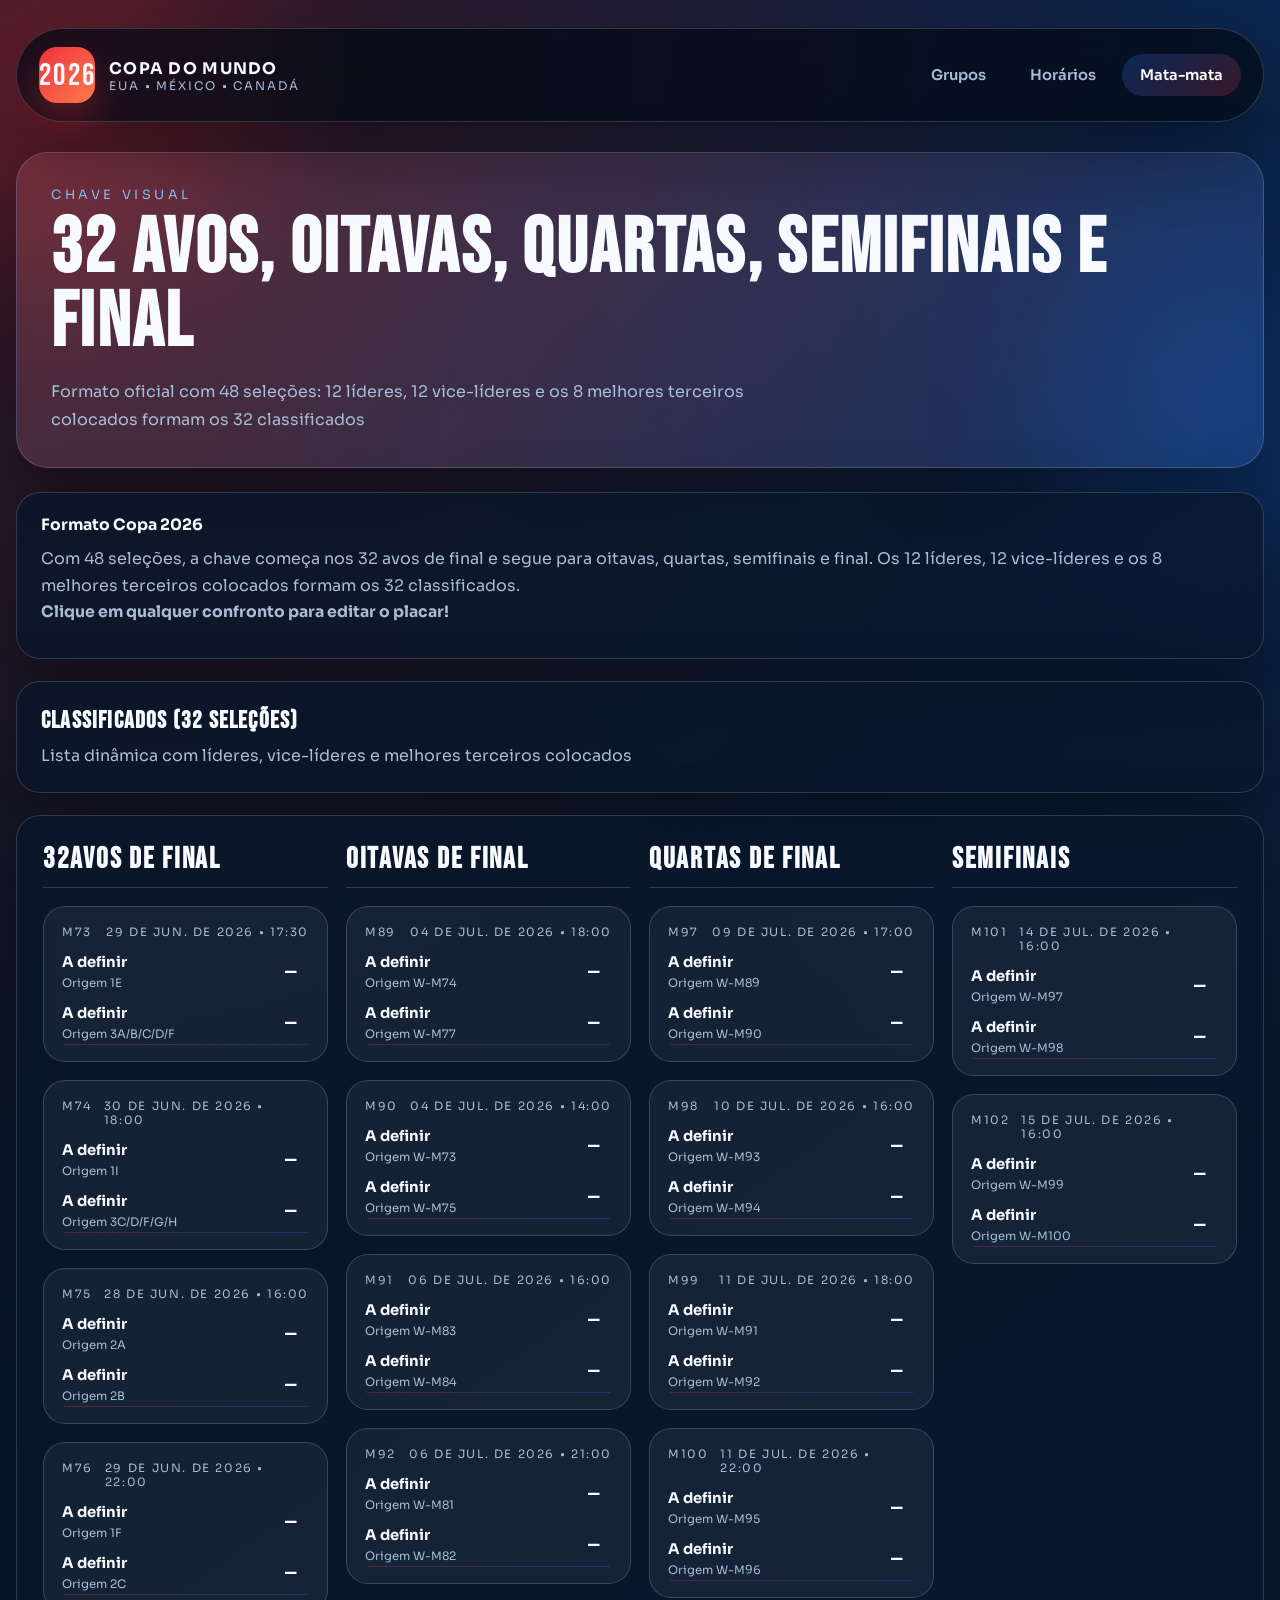
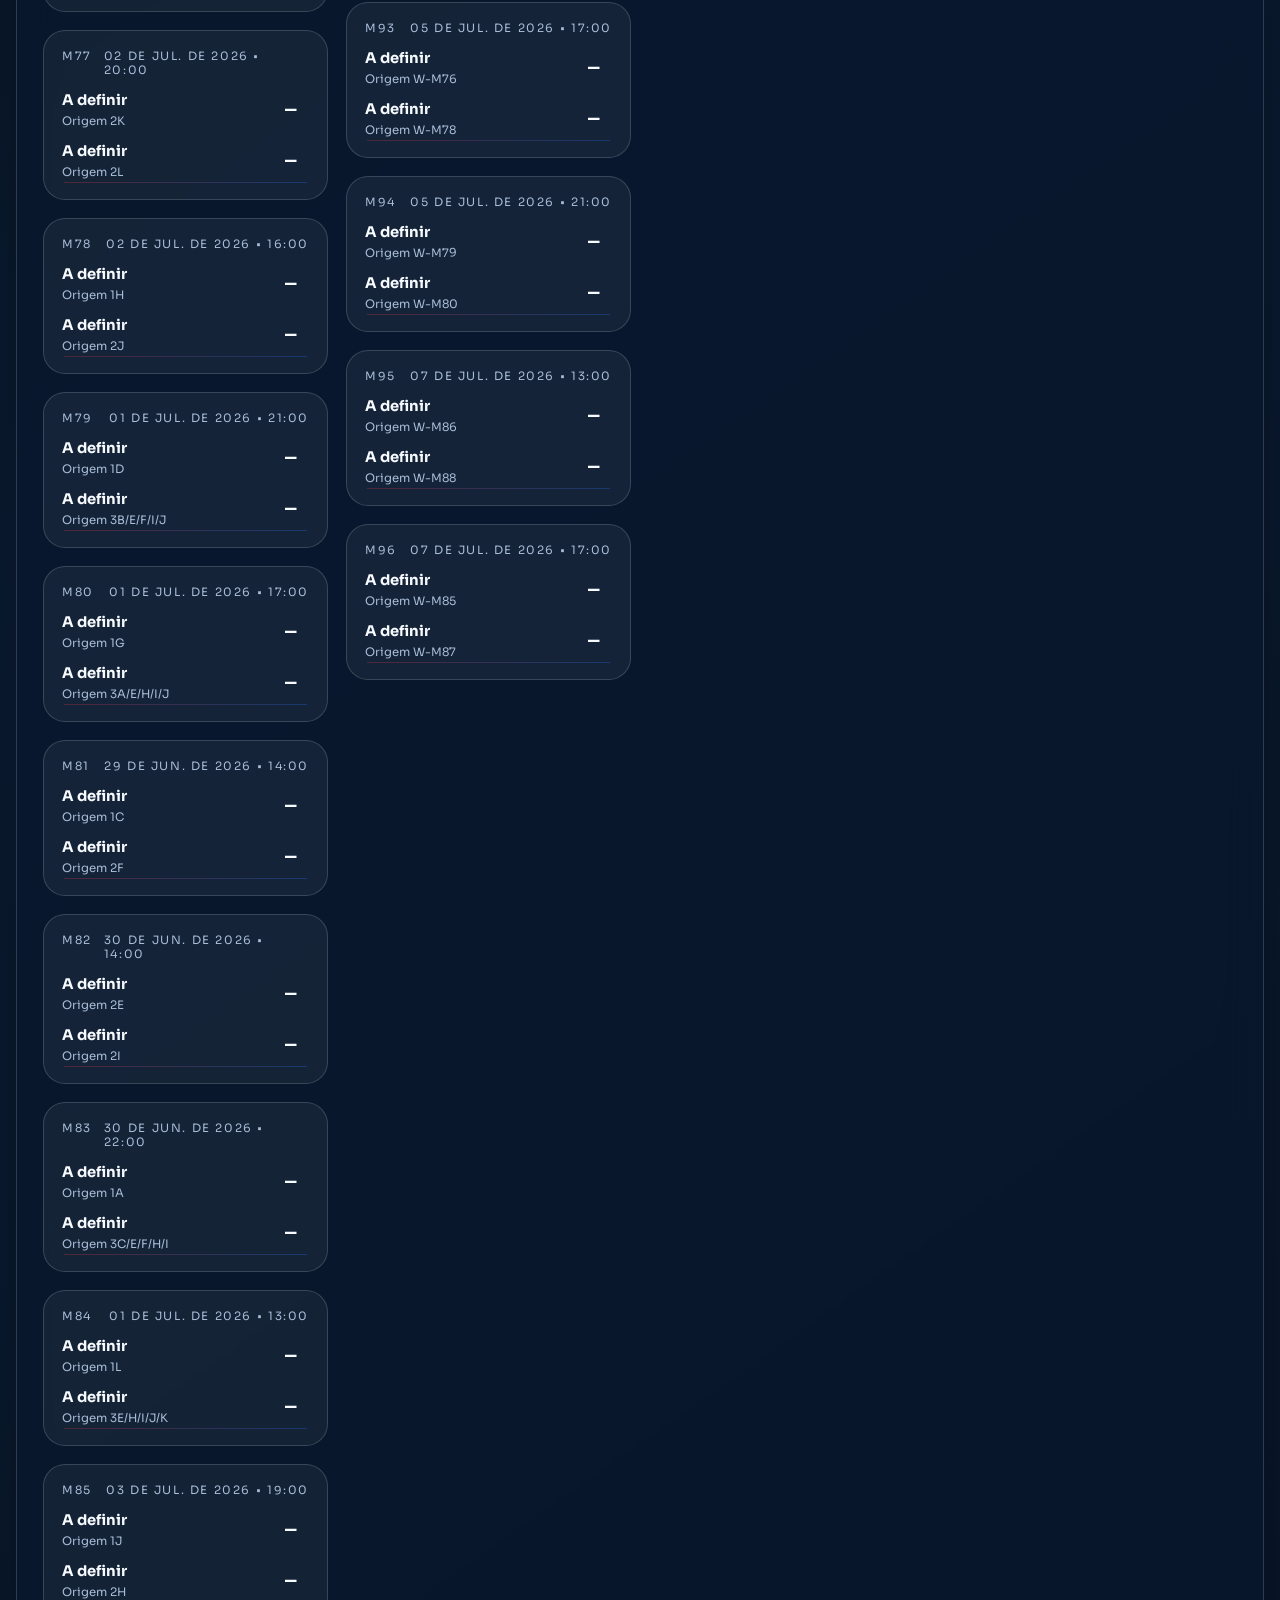
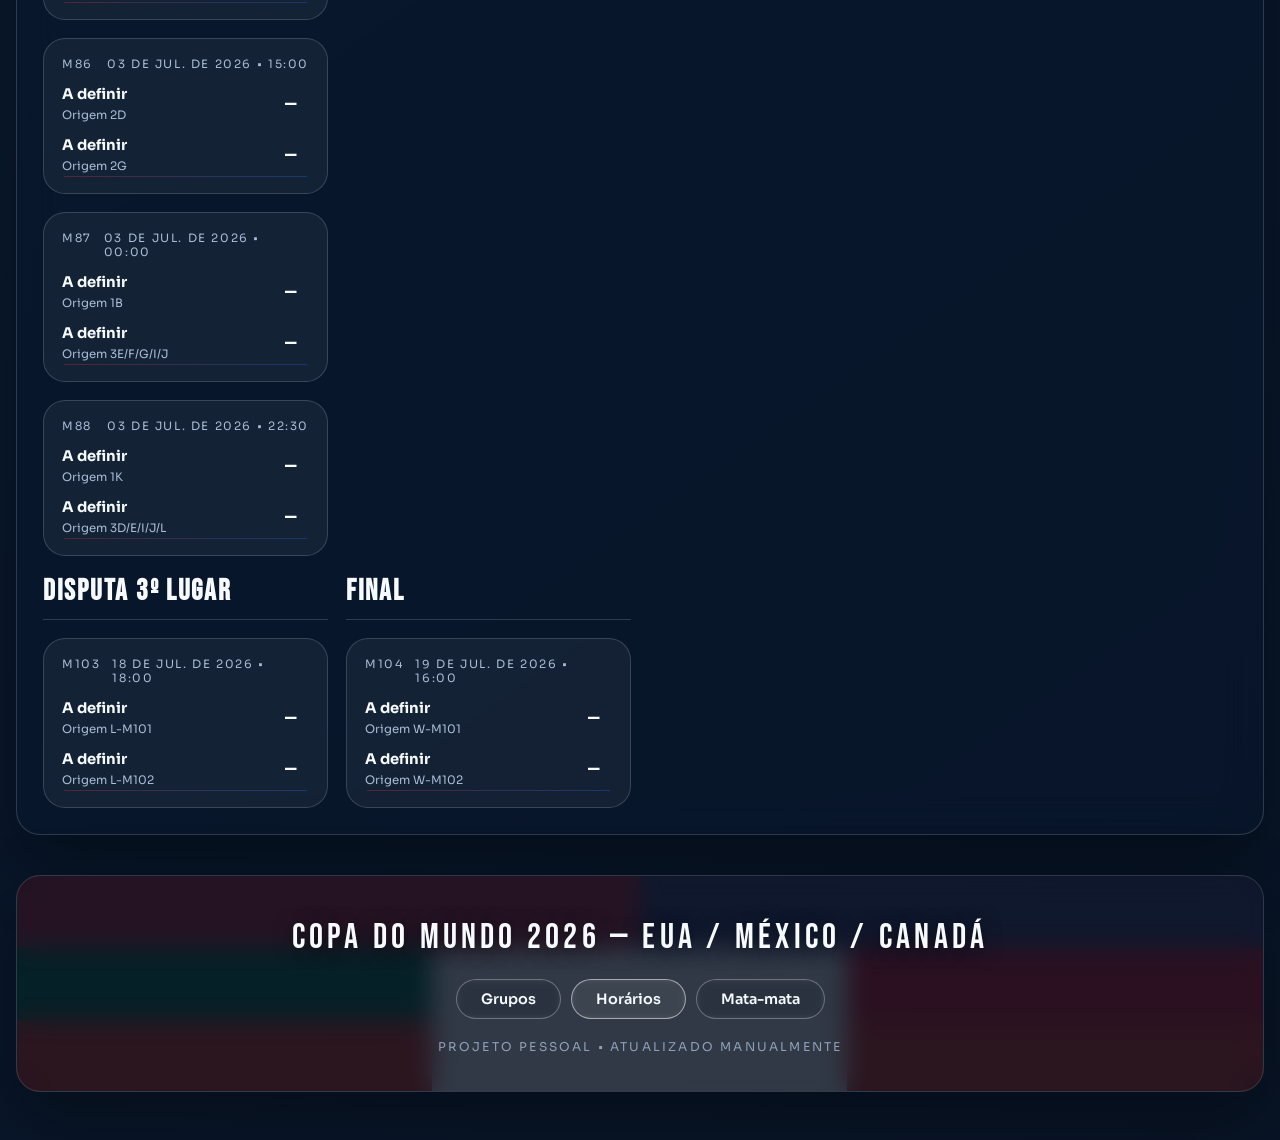
<file: mata-mata.html>
<!-- mata-mata.html -->
<!DOCTYPE html>
<html lang="pt-BR">
<head>
  <meta charset="UTF-8">
  <meta name="viewport" content="width=device-width, initial-scale=1.0">
  <title>Copa do Mundo 2026 | Mata-mata</title>
  <link rel="preconnect" href="https://fonts.googleapis.com">
  <link rel="preconnect" href="https://fonts.gstatic.com" crossorigin>
  <link href="https://fonts.googleapis.com/css2?family=Bebas+Neue&family=Sora:wght@300;400;500;600;700;800&display=swap" rel="stylesheet">
  <link rel="stylesheet" href="style.css">
  <script defer src="script.js"></script>
</head>
<body data-page="matamata">
  <div class="bg-orb orb-red"></div>
  <div class="bg-orb orb-blue"></div>
  <div class="site-shell">
    <header class="topbar">
      <a class="brand" href="index.html">
        <span class="brand-mark">2026</span>
        <span class="brand-text">
          <strong>Copa do Mundo</strong>
          <small>EUA • México • Canadá</small>
        </span>
      </a>
      <nav class="menu" aria-label="Navegação principal">
        <a href="index.html">Grupos</a>
        <a href="horarios.html">Horários</a>
        <a href="mata-mata.html" aria-current="page">Mata-mata</a>
      </nav>
    </header>

    <main>
      <section class="hero hero-compact">
        <div class="hero-copy">
          <p class="eyebrow">Chave visual</p>
          <h1>32 avos, oitavas, quartas, semifinais e final</h1>
          <p class="hero-text">
            Formato oficial com 48 seleções: 12 líderes, 12 vice-líderes e os 8 melhores terceiros colocados formam os 32 classificados
          </p>
        </div>
      </section>

      <section id="page-content" class="page-content"></section>
    </main>

    <footer class="site-footer">
      <div class="footer-flag" aria-hidden="true">
        <div class="flag-usa"></div>
        <div class="flag-mexico"></div>
        <div class="flag-canada"></div>
      </div>
      <div class="footer-body">
        <p class="footer-title">Copa do Mundo 2026 — EUA / México / Canadá</p>
        <nav class="footer-nav" aria-label="Navegação rodapé">
          <a href="index.html">Grupos</a>
          <a href="horarios.html" aria-current="page">Horários</a>
          <a href="mata-mata.html">Mata-mata</a>
        </nav>
        <p class="footer-credits">Projeto pessoal &bull; Atualizado manualmente</p>
      </div>
    </footer>
  </div>
</body>
</html>
</file>
<file: style.css>
:root {
  --bg: #07111f;
  --bg-soft: rgba(9, 23, 43, 0.72);
  --panel: rgba(255, 255, 255, 0.08);
  --panel-strong: rgba(255, 255, 255, 0.12);
  --border: rgba(255, 255, 255, 0.16);
  --text: #f7fbff;
  --muted: #a9bdd7;
  --accent-red: #ef3340;
  --accent-blue: #2274ff;
  --accent-ice: #dcecff;
  --accent-white: #ffffff;
  --success: #66e29b;
  --shadow: 0 28px 70px rgba(0, 0, 0, 0.36);
  --radius: 24px;
  --radius-sm: 16px;
  --container: 1280px;
}

* {
  box-sizing: border-box;
}

html {
  scroll-behavior: smooth;
}

body {
  margin: 0;
  min-height: 100vh;
  font-family: "Sora", sans-serif;
  color: var(--text);
  background:
    radial-gradient(circle at top left, rgba(239, 51, 64, 0.22), transparent 26%),
    radial-gradient(circle at top right, rgba(34, 116, 255, 0.18), transparent 25%),
    linear-gradient(145deg, #07111f 0%, #0a1c33 42%, #081426 100%);
  overflow-x: hidden;
}

img {
  display: block;
  max-width: 100%;
}

a {
  color: inherit;
  text-decoration: none;
}

.bg-orb {
  position: fixed;
  inset: auto;
  border-radius: 999px;
  filter: blur(80px);
  opacity: 0.75;
  pointer-events: none;
  z-index: 0;
}

.orb-red {
  width: 360px;
  height: 360px;
  top: -80px;
  left: -110px;
  background: rgba(239, 51, 64, 0.28);
}

.orb-blue {
  width: 320px;
  height: 320px;
  right: -100px;
  top: 240px;
  background: rgba(34, 116, 255, 0.25);
}

.site-shell {
  position: relative;
  z-index: 1;
  width: min(calc(100% - 32px), var(--container));
  margin: 0 auto;
  padding: 28px 0 48px;
}

.topbar {
  display: flex;
  align-items: center;
  justify-content: space-between;
  gap: 20px;
  padding: 18px 22px;
  border: 1px solid var(--border);
  border-radius: 999px;
  background: rgba(4, 11, 22, 0.72);
  backdrop-filter: blur(18px);
  box-shadow: var(--shadow);
}

.brand {
  display: flex;
  align-items: center;
  gap: 14px;
}

.brand-mark {
  display: grid;
  place-items: center;
  width: 56px;
  height: 56px;
  border-radius: 18px;
  background: linear-gradient(135deg, var(--accent-red), #ff7a48);
  font-family: "Bebas Neue", sans-serif;
  font-size: 1.95rem;
  letter-spacing: 0.08em;
  box-shadow: 0 18px 38px rgba(239, 51, 64, 0.32);
}

.brand-text {
  display: flex;
  flex-direction: column;
}

.brand-text strong {
  font-size: 1rem;
  letter-spacing: 0.08em;
  text-transform: uppercase;
}

.brand-text small {
  color: var(--muted);
  font-size: 0.74rem;
  letter-spacing: 0.16em;
  text-transform: uppercase;
}

.menu {
  display: flex;
  align-items: center;
  gap: 8px;
  flex-wrap: wrap;
  justify-content: flex-end;
}

.menu a {
  padding: 12px 18px;
  border-radius: 999px;
  font-size: 0.92rem;
  font-weight: 600;
  color: var(--muted);
  transition: 180ms ease;
}

.menu a:hover,
.menu a[aria-current="page"] {
  color: var(--accent-white);
  background: linear-gradient(135deg, rgba(34, 116, 255, 0.24), rgba(239, 51, 64, 0.22));
}

.hero {
  display: grid;
  grid-template-columns: minmax(0, 1.35fr) minmax(260px, 0.75fr);
  gap: 28px;
  align-items: stretch;
  margin-top: 30px;
  padding: 34px;
  border-radius: 32px;
  border: 1px solid var(--border);
  background:
    linear-gradient(120deg, rgba(255, 255, 255, 0.07), rgba(255, 255, 255, 0.03)),
    linear-gradient(135deg, rgba(239, 51, 64, 0.13), rgba(34, 116, 255, 0.14));
  box-shadow: var(--shadow);
}

.hero-compact {
  grid-template-columns: 1fr;
}

.eyebrow {
  margin: 0 0 10px;
  color: #8fc0ff;
  font-size: 0.8rem;
  letter-spacing: 0.28em;
  text-transform: uppercase;
}

.hero h1 {
  margin: 0;
  font-family: "Bebas Neue", sans-serif;
  font-size: clamp(3.1rem, 6vw, 5.8rem);
  line-height: 0.96;
  letter-spacing: 0.03em;
}

.hero-text {
  max-width: 700px;
  margin: 18px 0 0;
  color: var(--muted);
  line-height: 1.7;
}

.hero-actions {
  display: flex;
  gap: 14px;
  flex-wrap: wrap;
  margin-top: 26px;
}

.button {
  display: inline-flex;
  align-items: center;
  justify-content: center;
  padding: 14px 20px;
  border-radius: 999px;
  font-weight: 700;
  transition: transform 180ms ease, box-shadow 180ms ease, background 180ms ease;
}

.button:hover {
  transform: translateY(-2px);
}

.button-primary {
  background: linear-gradient(135deg, var(--accent-red), #ff7045);
  box-shadow: 0 16px 36px rgba(239, 51, 64, 0.24);
}

.button-secondary {
  border: 1px solid var(--border);
  background: rgba(255, 255, 255, 0.08);
}

.hero-panel {
  display: grid;
  grid-template-columns: repeat(3, 1fr);
  gap: 14px;
}

.hero-stat {
  display: grid;
  place-items: center;
  min-height: 150px;
  padding: 20px;
  border-radius: 24px;
  border: 1px solid var(--border);
  background: rgba(255, 255, 255, 0.08);
  text-align: center;
}

.hero-stat span {
  display: block;
  font-family: "Bebas Neue", sans-serif;
  font-size: clamp(2.6rem, 4vw, 4rem);
  letter-spacing: 0.08em;
}

.hero-stat small {
  color: var(--muted);
  text-transform: uppercase;
  letter-spacing: 0.18em;
  font-size: 0.72rem;
}

.page-content {
  display: grid;
  gap: 22px;
  margin-top: 24px;
}

.section-card {
  border: 1px solid var(--border);
  border-radius: var(--radius);
  background: var(--bg-soft);
  backdrop-filter: blur(18px);
  box-shadow: var(--shadow);
}

.section-header {
  display: flex;
  align-items: flex-end;
  justify-content: space-between;
  gap: 16px;
  padding: 24px 24px 0;
}

.section-header h2,
.section-header h3 {
  margin: 0;
  font-family: "Bebas Neue", sans-serif;
  letter-spacing: 0.05em;
}

.section-header p {
  margin: 8px 0 0;
  color: var(--muted);
  line-height: 1.6;
}

.stats-strip {
  display: grid;
  grid-template-columns: repeat(4, minmax(0, 1fr));
  gap: 18px;
}

.stat-card {
  padding: 20px;
  border: 1px solid var(--border);
  border-radius: 22px;
  background: var(--panel);
}

.stat-card strong {
  display: block;
  font-size: 2rem;
  font-family: "Bebas Neue", sans-serif;
  letter-spacing: 0.06em;
}

.stat-card span {
  color: var(--muted);
  font-size: 0.92rem;
}

.note-card {
  padding: 22px 24px;
}

.note-card strong {
  display: block;
  margin-bottom: 10px;
  font-size: 0.98rem;
}

.note-card p {
  margin: 0;
  color: var(--muted);
  line-height: 1.7;
}

.best-list {
  display: grid;
  grid-template-columns: repeat(4, minmax(0, 1fr));
  gap: 14px;
  padding: 0 24px 24px;
}

.best-team {
  display: flex;
  align-items: center;
  gap: 12px;
  padding: 14px 16px;
  border-radius: 18px;
  border: 1px solid var(--border);
  background: rgba(255, 255, 255, 0.05);
}

.best-rank {
  display: inline-flex;
  align-items: center;
  justify-content: center;
  min-width: 42px;
  height: 42px;
  border-radius: 14px;
  background: linear-gradient(135deg, rgba(34, 116, 255, 0.32), rgba(239, 51, 64, 0.3));
  font-weight: 700;
}

.team-meta {
  min-width: 0;
}

.team-meta strong,
.team-meta span {
  display: block;
}

.team-meta strong {
  font-size: 0.95rem;
}

.team-meta span {
  margin-top: 4px;
  color: var(--muted);
  font-size: 0.78rem;
}

.groups-grid {
  display: grid;
  grid-template-columns: repeat(2, minmax(0, 1fr));
  gap: 20px;
}

.group-card {
  overflow: hidden;
}

.group-head {
  display: flex;
  align-items: center;
  justify-content: space-between;
  gap: 14px;
  padding: 20px 22px;
  border-bottom: 1px solid var(--border);
  background: linear-gradient(90deg, rgba(239, 51, 64, 0.16), rgba(34, 116, 255, 0.06));
}

.group-head h3 {
  margin: 0;
  font-family: "Bebas Neue", sans-serif;
  font-size: 1.9rem;
  letter-spacing: 0.06em;
}

.group-head span {
  color: var(--muted);
  font-size: 0.83rem;
  letter-spacing: 0.16em;
  text-transform: uppercase;
}

.table-wrap {
  overflow-x: auto;
}

table {
  width: 100%;
  border-collapse: collapse;
}

th,
td {
  padding: 14px 12px;
  border-bottom: 1px solid rgba(255, 255, 255, 0.08);
  text-align: center;
  font-size: 0.88rem;
}

th:first-child,
td:first-child {
  text-align: left;
}

th {
  color: #9eb7d4;
  font-size: 0.75rem;
  text-transform: uppercase;
  letter-spacing: 0.16em;
}

tbody tr:hover {
  background: rgba(255, 255, 255, 0.04);
}

.team-cell {
  display: flex;
  align-items: center;
  gap: 12px;
  min-width: 210px;
}

.team-cell img,
.match-team img,
.best-team img,
.qualified-card img {
  width: 28px;
  height: 21px;
  object-fit: cover;
  border-radius: 6px;
  box-shadow: 0 6px 20px rgba(0, 0, 0, 0.25);
}

.team-cell strong,
.match-team strong {
  display: block;
  font-size: 0.92rem;
}

.team-cell small,
.match-team small {
  color: var(--muted);
  font-size: 0.73rem;
}

.qualified {
  background: rgba(102, 226, 155, 0.08);
}

.schedule-grid {
  display: grid;
  gap: 20px;
}

.schedule-group {
  padding: 24px;
}

.round-block + .round-block {
  margin-top: 20px;
}

.round-title {
  margin: 0 0 12px;
  font-size: 0.88rem;
  color: #90c0ff;
  text-transform: uppercase;
  letter-spacing: 0.18em;
}

.matches-grid {
  display: grid;
  grid-template-columns: repeat(2, minmax(0, 1fr));
  gap: 14px;
}

.match-card {
  padding: 18px;
  border: 1px solid var(--border);
  border-radius: 20px;
  background: rgba(255, 255, 255, 0.05);
}

.match-meta {
  display: flex;
  gap: 10px;
  flex-wrap: wrap;
  margin-bottom: 16px;
  color: var(--muted);
  font-size: 0.72rem;
  letter-spacing: 0.12em;
  text-transform: uppercase;
}

.match-body {
  display: grid;
  grid-template-columns: minmax(0, 1fr) auto minmax(0, 1fr);
  gap: 12px;
  align-items: center;
}

.match-team {
  display: flex;
  align-items: center;
  gap: 10px;
  min-width: 0;
}

.match-team.away {
  justify-content: flex-end;
  text-align: right;
}

.score-badge {
  min-width: 84px;
  padding: 10px 12px;
  border-radius: 14px;
  background: linear-gradient(135deg, rgba(34, 116, 255, 0.2), rgba(239, 51, 64, 0.2));
  font-family: "Bebas Neue", sans-serif;
  font-size: 1.5rem;
  letter-spacing: 0.08em;
  text-align: center;
}

.phase-wrapper {
  display: grid;
  gap: 16px;
}

.phase-title {
  display: flex;
  align-items: center;
  justify-content: space-between;
  gap: 12px;
  padding: 0 4px;
}

.phase-title h2 {
  margin: 0;
  font-family: "Bebas Neue", sans-serif;
  font-size: 2rem;
  letter-spacing: 0.06em;
}

.phase-title span {
  color: var(--muted);
  font-size: 0.8rem;
  text-transform: uppercase;
  letter-spacing: 0.16em;
}

.bracket-board {
  padding: 26px;
}

.bracket-grid {
  display: grid;
  grid-template-columns: repeat(4, minmax(0, 1fr));
  gap: 18px;
  align-items: start;
}

.bracket-column {
  display: grid;
  gap: 18px;
}

.bracket-column h3 {
  margin: 0;
  padding-bottom: 10px;
  border-bottom: 1px solid var(--border);
  font-family: "Bebas Neue", sans-serif;
  font-size: 1.8rem;
  letter-spacing: 0.06em;
}

.bracket-match {
  position: relative;
  padding: 18px;
  border: 1px solid var(--border);
  border-radius: 22px;
  background: rgba(255, 255, 255, 0.05);
  min-height: 150px;
}

.bracket-match::after {
  content: "";
  position: absolute;
  inset: auto 20px 16px;
  height: 1px;
  background: linear-gradient(90deg, rgba(239, 51, 64, 0.28), rgba(34, 116, 255, 0.28));
}

.bracket-top {
  display: flex;
  justify-content: space-between;
  gap: 12px;
  margin-bottom: 14px;
  color: var(--muted);
  font-size: 0.72rem;
  text-transform: uppercase;
  letter-spacing: 0.14em;
}

.bracket-teams {
  display: grid;
  gap: 12px;
}

.bracket-team {
  display: flex;
  align-items: center;
  justify-content: space-between;
  gap: 10px;
}

.bracket-team .match-team {
  flex: 1;
}

.team-score {
  min-width: 34px;
  text-align: center;
  font-family: "Bebas Neue", sans-serif;
  font-size: 1.45rem;
  letter-spacing: 0.08em;
}

.winner-tag {
  display: inline-flex;
  align-items: center;
  gap: 6px;
  margin-top: 16px;
  padding: 8px 12px;
  border-radius: 999px;
  background: rgba(102, 226, 155, 0.12);
  color: #9ff3bf;
  font-size: 0.74rem;
  text-transform: uppercase;
  letter-spacing: 0.14em;
}

.qualified-grid {
  display: grid;
  grid-template-columns: repeat(4, minmax(0, 1fr));
  gap: 14px;
  padding: 0 24px 24px;
}

.qualified-card {
  display: flex;
  align-items: center;
  gap: 12px;
  padding: 14px 16px;
  border-radius: 18px;
  border: 1px solid var(--border);
  background: rgba(255, 255, 255, 0.05);
}

.qualified-card strong {
  display: block;
  font-size: 0.92rem;
}

.qualified-card span {
  display: block;
  margin-top: 4px;
  color: var(--muted);
  font-size: 0.74rem;
}

.loading,
.error-state {
  padding: 32px;
  border: 1px solid var(--border);
  border-radius: var(--radius);
  background: var(--bg-soft);
  text-align: center;
  color: var(--muted);
}

.site-footer {
  position: relative;
  margin-top: 40px;
  border-radius: 24px;
  overflow: hidden;
  border: 1px solid var(--border);
  box-shadow: var(--shadow);
}

.footer-flag {
  position: absolute;
  inset: 0;
  display: flex;
  flex-direction: column;
  pointer-events: none;
}

.flag-usa {
  flex: 1;
  background: linear-gradient(90deg, #b22234 0% 50%, #3c3b6e 50% 100%);
  opacity: 0.68;
}

.flag-mexico {
  flex: 1;
  background: linear-gradient(90deg, #006847 0% 33.3%, #f4f4f4 33.3% 66.6%, #ce1126 66.6% 100%);
  opacity: 0.68;
}

.flag-canada {
  flex: 1;
  background: linear-gradient(90deg, #d52b1e 0% 33.3%, #f4f4f4 33.3% 66.6%, #d52b1e 66.6% 100%);
  opacity: 0.68;
}

.footer-body {
  position: relative;
  z-index: 1;
  display: flex;
  flex-direction: column;
  align-items: center;
  gap: 20px;
  padding: 40px 24px 36px;
  background: rgba(7, 17, 31, 0.74);
  backdrop-filter: blur(12px);
  text-align: center;
}

.footer-title {
  margin: 0;
  font-family: "Bebas Neue", sans-serif;
  font-size: clamp(1.5rem, 3.5vw, 2.2rem);
  letter-spacing: 0.12em;
  color: var(--text);
  text-shadow: 0 2px 18px rgba(0, 0, 0, 0.5);
}

.footer-nav {
  display: flex;
  align-items: center;
  gap: 10px;
  flex-wrap: wrap;
  justify-content: center;
}

.footer-nav a {
  padding: 10px 24px;
  border-radius: 999px;
  font-size: 0.9rem;
  font-weight: 600;
  color: var(--text);
  border: 1px solid rgba(255, 255, 255, 0.28);
  background: rgba(255, 255, 255, 0.1);
  backdrop-filter: blur(4px);
  transition: background 180ms ease, border-color 180ms ease, transform 180ms ease;
}

.footer-nav a:hover {
  background: rgba(255, 255, 255, 0.2);
  border-color: rgba(255, 255, 255, 0.52);
  transform: translateY(-2px);
}

.footer-nav a[aria-current="page"] {
  background: rgba(255, 255, 255, 0.18);
  border-color: rgba(255, 255, 255, 0.52);
}

.footer-credits {
  margin: 0;
  color: rgba(169, 189, 215, 0.78);
  font-size: 0.76rem;
  letter-spacing: 0.18em;
  text-transform: uppercase;
}

@media (max-width: 1080px) {
  .hero,
  .stats-strip,
  .best-list,
  .qualified-grid,
  .groups-grid,
  .bracket-grid {
    grid-template-columns: 1fr;
  }

  .matches-grid {
    grid-template-columns: 1fr;
  }

  .hero-panel {
    grid-template-columns: repeat(3, minmax(0, 1fr));
  }
}

@media (max-width: 760px) {
  .site-shell {
    width: min(calc(100% - 20px), var(--container));
    padding-top: 16px;
  }

  .topbar {
    flex-direction: column;
    align-items: stretch;
    border-radius: 28px;
  }

  .brand {
    justify-content: center;
  }

  .menu {
    justify-content: center;
  }

  .hero {
    padding: 24px;
  }

  .hero-panel {
    grid-template-columns: 1fr;
  }

  .match-body {
    grid-template-columns: 1fr;
  }

  .match-team.away {
    justify-content: flex-start;
    text-align: left;
  }

  .score-badge {
    width: fit-content;
    margin: 0 auto;
  }

  .group-head {
    flex-direction: column;
    align-items: flex-start;
  }

  th,
  td {
    padding: 12px 10px;
  }
}

.modal-overlay {
  position: fixed;
  top: 0;
  left: 0;
  width: 100%;
  height: 100%;
  background: rgba(0, 0, 0, 0.85);
  backdrop-filter: blur(8px);
  display: flex;
  align-items: center;
  justify-content: center;
  z-index: 1000;
  opacity: 0;
  visibility: hidden;
  transition: opacity 0.3s ease, visibility 0.3s ease;
}

.modal-overlay.active {
  opacity: 1;
  visibility: visible;
}

.modal-container {
  background: linear-gradient(145deg, #0a1c33 0%, #07111f 100%);
  border: 1px solid rgba(255, 255, 255, 0.2);
  border-radius: 32px;
  width: 90%;
  max-width: 500px;
  box-shadow: 0 30px 60px rgba(0, 0, 0, 0.5), 0 0 0 1px rgba(239, 51, 64, 0.2);
  transform: scale(0.9);
  transition: transform 0.3s ease;
  overflow: hidden;
}

.modal-overlay.active .modal-container {
  transform: scale(1);
}

.modal-header {
  padding: 24px 28px 16px;
  border-bottom: 1px solid rgba(255, 255, 255, 0.1);
  display: flex;
  justify-content: space-between;
  align-items: center;
}

.modal-header h3 {
  margin: 0;
  font-family: "Bebas Neue", sans-serif;
  font-size: 1.8rem;
  letter-spacing: 0.06em;
  color: #ffffff;
  display: flex;
  align-items: center;
  gap: 10px;
}

.modal-header h3::before {
  content: "⚽";
  font-size: 1.5rem;
}

.modal-close {
  background: none;
  border: none;
  color: #a9bdd7;
  font-size: 28px;
  cursor: pointer;
  padding: 0;
  width: 32px;
  height: 32px;
  display: flex;
  align-items: center;
  justify-content: center;
  border-radius: 50%;
  transition: all 0.2s ease;
}

.modal-close:hover {
  background: rgba(239, 51, 64, 0.2);
  color: #ffffff;
  transform: rotate(90deg);
}

.modal-body {
  padding: 24px 28px;
}

.confronto-nomes {
  text-align: center;
  margin-bottom: 28px;
  padding: 16px;
  background: rgba(255, 255, 255, 0.05);
  border-radius: 20px;
  border: 1px solid rgba(255, 255, 255, 0.1);
}

.confronto-nomes .time-casa, .confronto-nomes .time-fora {
  font-size: 1.2rem;
  font-weight: 600;
}

.confronto-nomes .time-casa {
  color: #2274ff;
}

.confronto-nomes .time-fora {
  color: #ef3340;
}

.confronto-vs {
  font-size: 1rem;
  color: #a9bdd7;
  margin: 8px 0;
  letter-spacing: 2px;
}

.placar-inputs {
  display: flex;
  align-items: center;
  justify-content: center;
  gap: 20px;
  margin-bottom: 28px;
}

.input-group {
  text-align: center;
  flex: 1;
}

.input-group label {
  display: block;
  font-size: 0.75rem;
  text-transform: uppercase;
  letter-spacing: 0.1em;
  color: #a9bdd7;
  margin-bottom: 10px;
}

.input-group input {
  width: 100%;
  max-width: 120px;
  margin: 0 auto;
  text-align: center;
  font-size: 2.5rem;
  font-weight: bold;
  font-family: "Bebas Neue", sans-serif;
  background: rgba(0, 0, 0, 0.4);
  border: 2px solid rgba(255, 255, 255, 0.2);
  border-radius: 16px;
  padding: 12px 8px;
  color: #ffffff;
  transition: all 0.2s ease;
}

.input-group input:focus {
  outline: none;
  border-color: #2274ff;
  background: rgba(0, 0, 0, 0.6);
  box-shadow: 0 0 15px rgba(34, 116, 255, 0.3);
}

.placar-x {
  font-size: 2rem;
  font-weight: bold;
  color: #ef3340;
  font-family: "Bebas Neue", sans-serif;
}

.modal-footer {
  padding: 16px 28px 28px;
  display: flex;
  gap: 12px;
  justify-content: flex-end;
  border-top: 1px solid rgba(255, 255, 255, 0.1);
}

.modal-btn {
  padding: 12px 24px;
  border-radius: 40px;
  font-weight: 600;
  font-size: 0.9rem;
  cursor: pointer;
  transition: all 0.2s ease;
  border: none;
}

.modal-btn-cancelar {
  background: rgba(255, 255, 255, 0.1);
  color: #a9bdd7;
}

.modal-btn-cancelar:hover {
  background: rgba(255, 255, 255, 0.2);
  color: #ffffff;
}

.modal-btn-salvar {
  background: linear-gradient(135deg, #ef3340, #ff7045);
  color: white;
  box-shadow: 0 4px 15px rgba(239, 51, 64, 0.3);
}

.modal-btn-salvar:hover {
  transform: translateY(-2px);
  box-shadow: 0 8px 25px rgba(239, 51, 64, 0.4);
}

.match-card, .bracket-match {
  cursor: pointer;
  transition: transform 0.2s ease, box-shadow 0.2s ease;
}

.match-card:hover, .bracket-match:hover {
  transform: translateY(-2px);
  box-shadow: 0 8px 30px rgba(0, 0, 0, 0.3);
  border-color: #ef3340;
}

@media (max-width: 480px) {
  .modal-container {
    width: 95%;
  }
  
  .modal-header, .modal-body, .modal-footer {
    padding-left: 20px;
    padding-right: 20px;
  }
  
  .placar-inputs {
    gap: 10px;
  }
  
  .input-group input {
    font-size: 1.8rem;
    max-width: 90px;
  }
  
  .placar-x {
    font-size: 1.5rem;
  }
}

.confronto-nomes.opcao2 {
  display: flex;
  align-items: center;
  justify-content: space-between;
  gap: 20px;
  text-align: center;
  margin-bottom: 28px;
  padding: 20px;
  background: rgba(255, 255, 255, 0.05);
  border-radius: 24px;
  border: 1px solid rgba(255, 255, 255, 0.1);
}

.confronto-nomes.opcao2 .time-casa,
.confronto-nomes.opcao2 .time-fora {
  flex: 1;
  display: flex;
  flex-direction: column;
  align-items: center;
  justify-content: center;
  gap: 10px;
}

.confronto-nomes.opcao2 .flag-top {
  display: flex;
  justify-content: center;
  align-items: center;
  min-height: 40px;
}

.confronto-nomes.opcao2 .time-nome {
  font-size: 1.1rem;
  font-weight: 600;
  color: #ffffff;
}

.confronto-nomes.opcao2 .time-casa .time-nome {
  color: #2274ff;
}

.confronto-nomes.opcao2 .time-fora .time-nome {
  color: #ef3340;
}

.confronto-nomes.opcao2 .confronto-vs {
  font-size: 1.2rem;
  font-weight: bold;
  color: #a9bdd7;
  letter-spacing: 2px;
  padding: 0 10px;
}

.confronto-nomes.opcao2 ~ .placar-inputs {
  margin-top: 10px;
}

.placar-inputs .input-group label {
  font-size: 0.7rem;
  text-transform: uppercase;
  color: #a9bdd7;
  margin-bottom: 5px;
}

.limpar-container {
  display: flex;
  justify-content: center;
  margin-top: 20px;
  margin-bottom: 5px;
}

.modal-btn-limpar {
  background: rgba(255, 255, 255, 0.08);
  border: 1px solid rgba(255, 255, 255, 0.2);
  border-radius: 40px;
  padding: 10px 20px;
  font-size: 0.85rem;
  font-weight: 500;
  color: #a9bdd7;
  cursor: pointer;
  transition: all 0.2s ease;
  display: flex;
  align-items: center;
  gap: 8px;
}

.modal-btn-limpar:hover {
  background: rgba(239, 51, 64, 0.15);
  border-color: #ef3340;
  color: #ef3340;
  transform: translateY(-1px);
}

.modal-btn-limpar:active {
  transform: translateY(0);
}

.date-header {
  display: flex;
  align-items: center;
  justify-content: space-between;
  gap: 12px;
  padding: 20px 24px;
  border-bottom: 1px solid var(--border);
  background: linear-gradient(90deg, rgba(34, 116, 255, 0.12), rgba(239, 51, 64, 0.06));
  border-radius: 24px 24px 0 0;
  margin-bottom: 8px;
}

.date-header h2 {
  margin: 0;
  font-family: "Bebas Neue", sans-serif;
  font-size: 1.8rem;
  letter-spacing: 0.06em;
}

.date-header span {
  color: var(--muted);
  font-size: 0.85rem;
  text-transform: uppercase;
  letter-spacing: 0.16em;
}

.schedule-date-group {
  margin-bottom: 24px;
  overflow: hidden;
}

.schedule-date-group .matches-grid {
  padding: 16px 24px 24px;
}

@media (max-width: 768px) {
  .date-header {
    flex-direction: column;
    align-items: flex-start;
    padding: 16px 20px;
  }
  
  .schedule-date-group .matches-grid {
    padding: 12px 16px 20px;
  }
}
</file>
